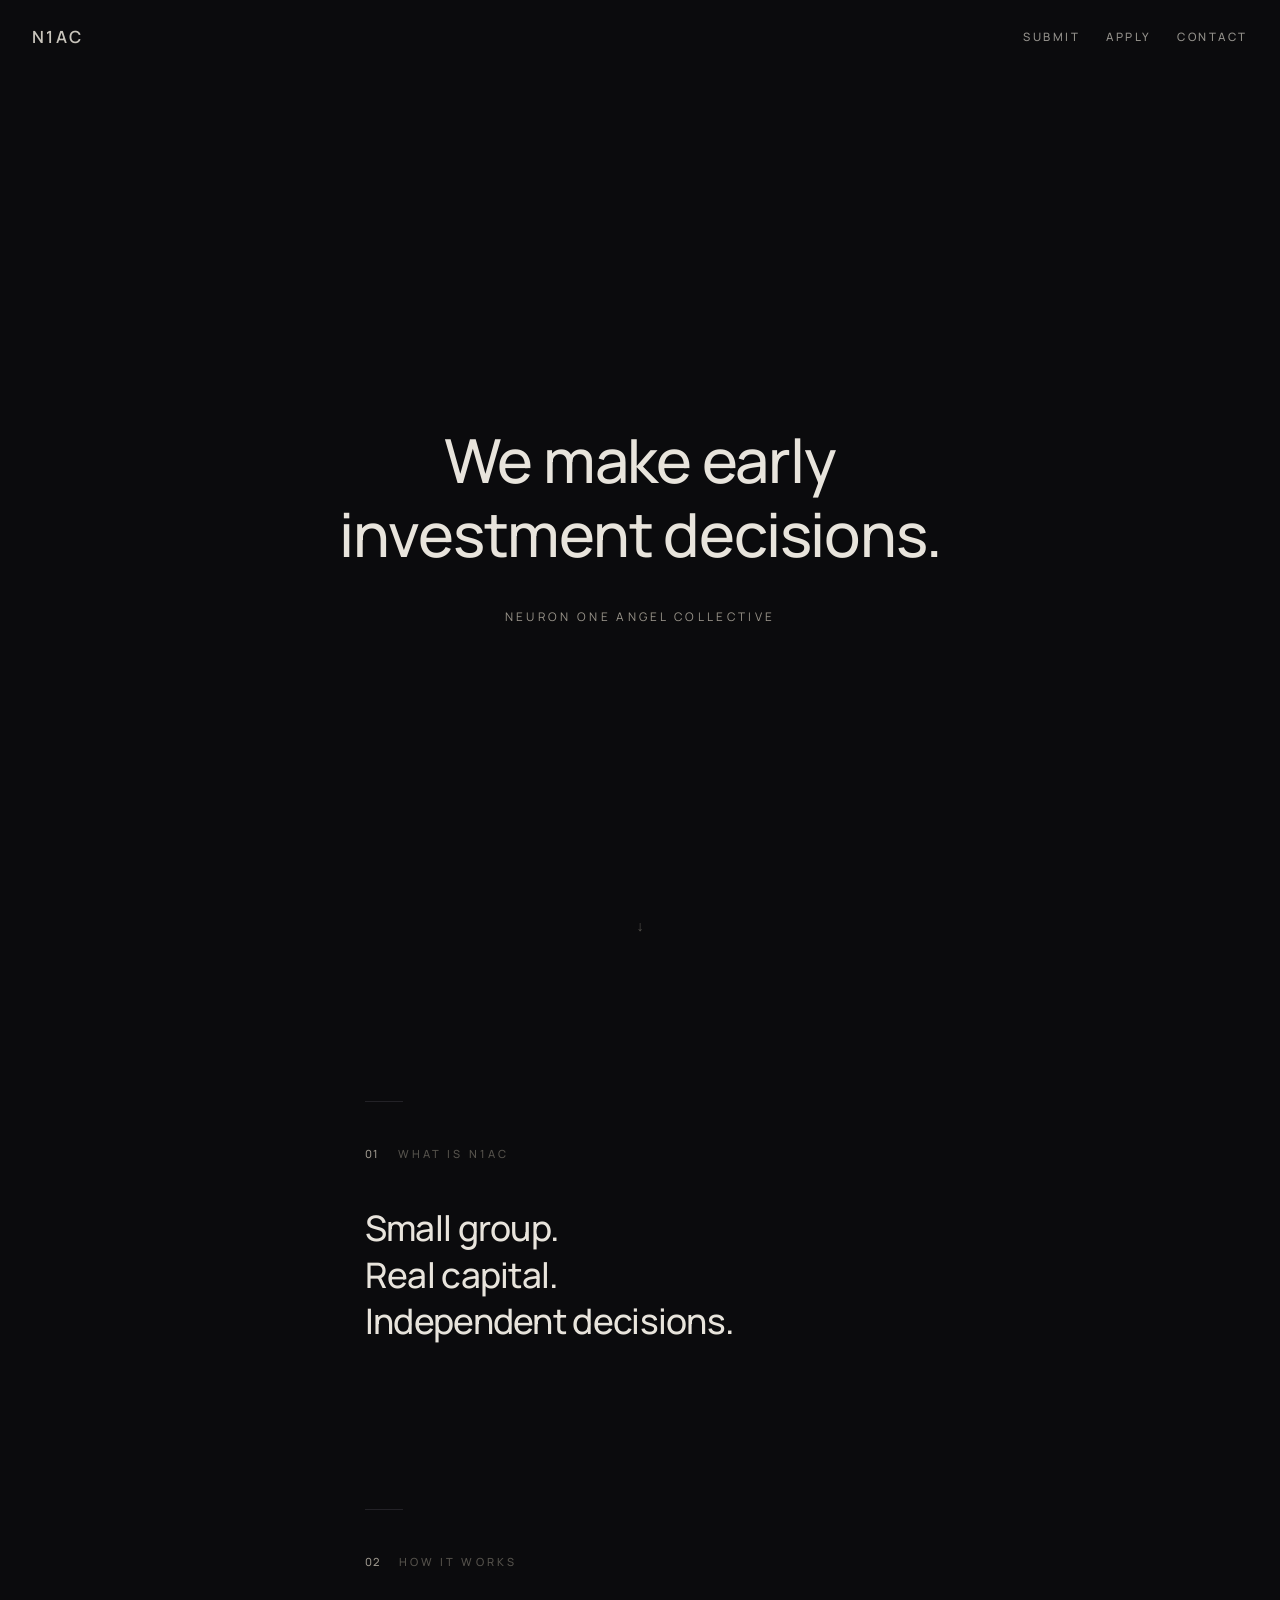
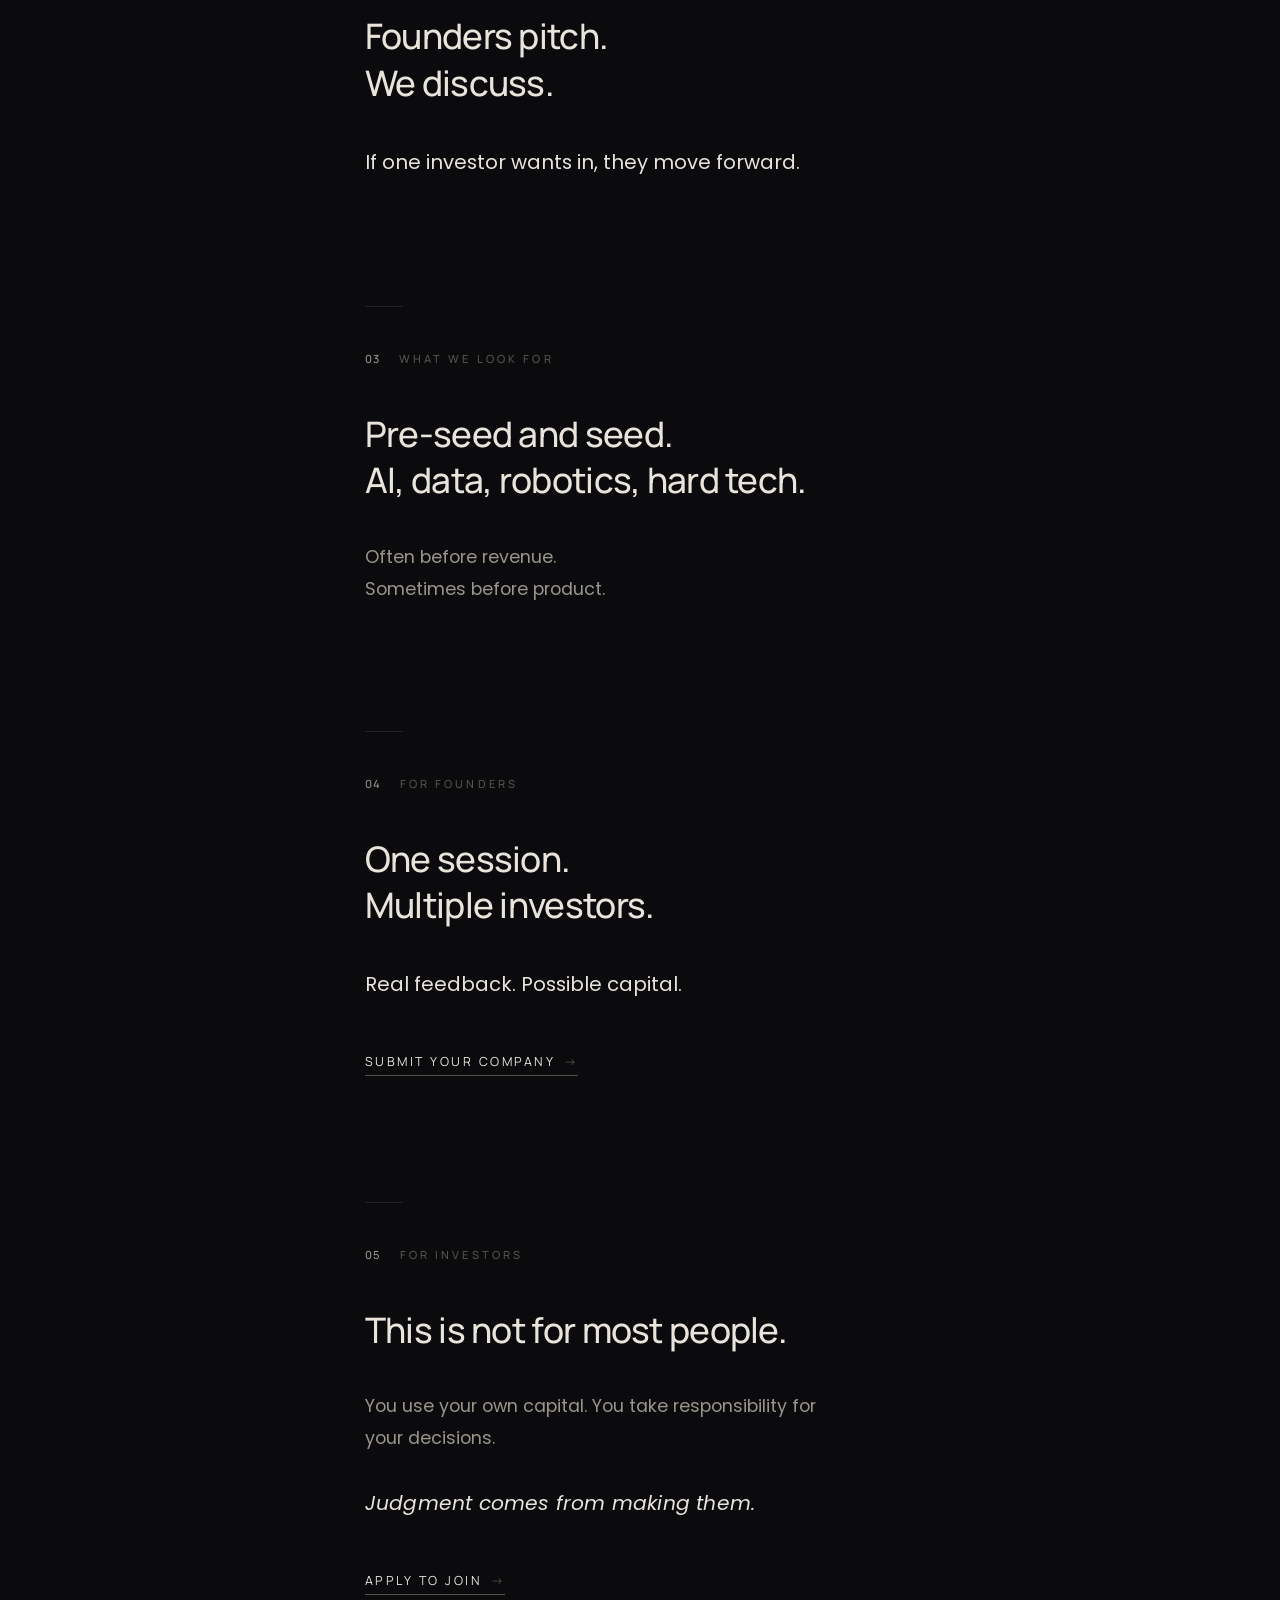
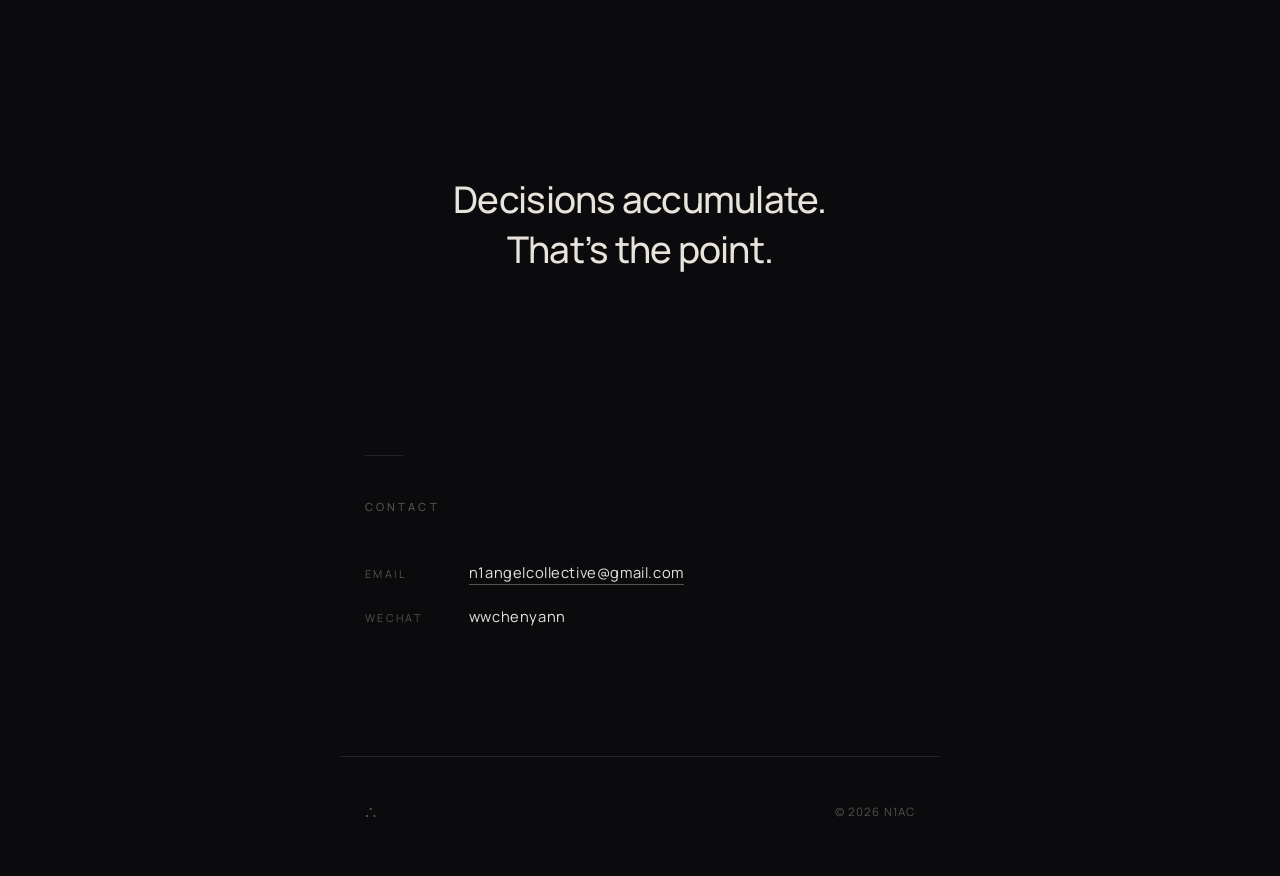
<file: index.html>
<!DOCTYPE html>
<html lang="en">
<head>
  <meta charset="UTF-8">
  <meta name="viewport" content="width=device-width, initial-scale=1.0">
  <title>N1AC · Neuron One Angel Collective</title>
  <meta name="description" content="N1AC is an angel collective making early investment decisions. Small group. Real capital. Independent decisions.">
  <link rel="preconnect" href="https://fonts.googleapis.com">
  <link rel="preconnect" href="https://fonts.gstatic.com" crossorigin>
  <link href="https://fonts.googleapis.com/css2?family=Manrope:wght@400;500;600&family=Poppins:ital,wght@0,300;0,400;0,500;1,400&display=swap" rel="stylesheet">
  <link rel="stylesheet" href="style.css">
</head>
<body>

  <div class="wordfield" aria-hidden="true"></div>

  <header class="nav">
    <a class="nav__mark" href="#top" aria-label="N1AC home">N1AC</a>
    <nav class="nav__links">
      <a href="/submit">Submit</a>
      <a href="/apply">Apply</a>
      <a href="/#contact">Contact</a>
    </nav>
  </header>

  <main id="top">

    <!-- 0 · Hero -->
    <section class="hero">
      <div class="hero__inner">
        <h1 class="hero__title">We make early <br>investment decisions.</h1>
        <p class="hero__sub">Neuron One Angel Collective</p>
      </div>
      <div class="hero__scroll" aria-hidden="true">&darr;</div>
    </section>

    <!-- 01 · What is N1AC -->
    <section class="section reveal">
      <p class="section__label"><span class="section__num">01</span>What is N1AC</p>
      <h2>Small group.<br>Real capital.<br>Independent decisions.</h2>
    </section>

    <!-- 02 · How it works -->
    <section class="section reveal">
      <p class="section__label"><span class="section__num">02</span>How it works</p>
      <h2>Founders pitch.<br>We discuss.</h2>
      <div class="section__body">
        <p class="section__claim">If one investor wants in, they move&nbsp;forward.</p>
      </div>
    </section>

    <!-- 03 · What we look for -->
    <section class="section reveal">
      <p class="section__label"><span class="section__num">03</span>What we look for</p>
      <h2>Pre-seed and seed.<br>AI, data, robotics, hard&nbsp;tech.</h2>
      <div class="section__body">
        <p>Often before revenue.<br>Sometimes before product.</p>
      </div>
    </section>

    <!-- 04 · For founders -->
    <section class="section reveal">
      <p class="section__label"><span class="section__num">04</span>For founders</p>
      <h2>One session.<br>Multiple investors.</h2>
      <div class="section__body">
        <p class="section__claim">Real feedback. Possible&nbsp;capital.</p>
        <p class="cta"><a href="/submit">Submit your company</a></p>
      </div>
    </section>

    <!-- 05 · For investors -->
    <section class="section reveal">
      <p class="section__label"><span class="section__num">05</span>For investors</p>
      <h2>This is not for most&nbsp;people.</h2>
      <div class="section__body">
        <p>You use your own capital. You take responsibility for your&nbsp;decisions.</p>
        <p class="section__refrain">Judgment comes from making&nbsp;them.</p>
        <p class="cta"><a href="/apply">Apply to join</a></p>
      </div>
    </section>

    <!-- 06 · Statement -->
    <section class="statement reveal">
      <p>Decisions accumulate.<br>That&rsquo;s the point.</p>
    </section>

    <!-- 07 · Contact -->
    <section class="section section--contact reveal" id="contact">
      <p class="section__label">Contact</p>
      <div class="section__body">
        <dl class="contact">
          <dt>Email</dt>
          <dd><a href="mailto:n1angelcollective@gmail.com">n1angelcollective@gmail.com</a></dd>
          <dt>WeChat</dt>
          <dd><span class="contact__plain">wwchenyann</span></dd>
        </dl>
      </div>
    </section>

  </main>

  <footer class="footer">
    <span class="footer__mark" aria-hidden="true">&there4;</span>
    <span class="footer__note">&copy; 2026 N1AC</span>
  </footer>

  <script src="script.js"></script>
</body>
</html>
</file>
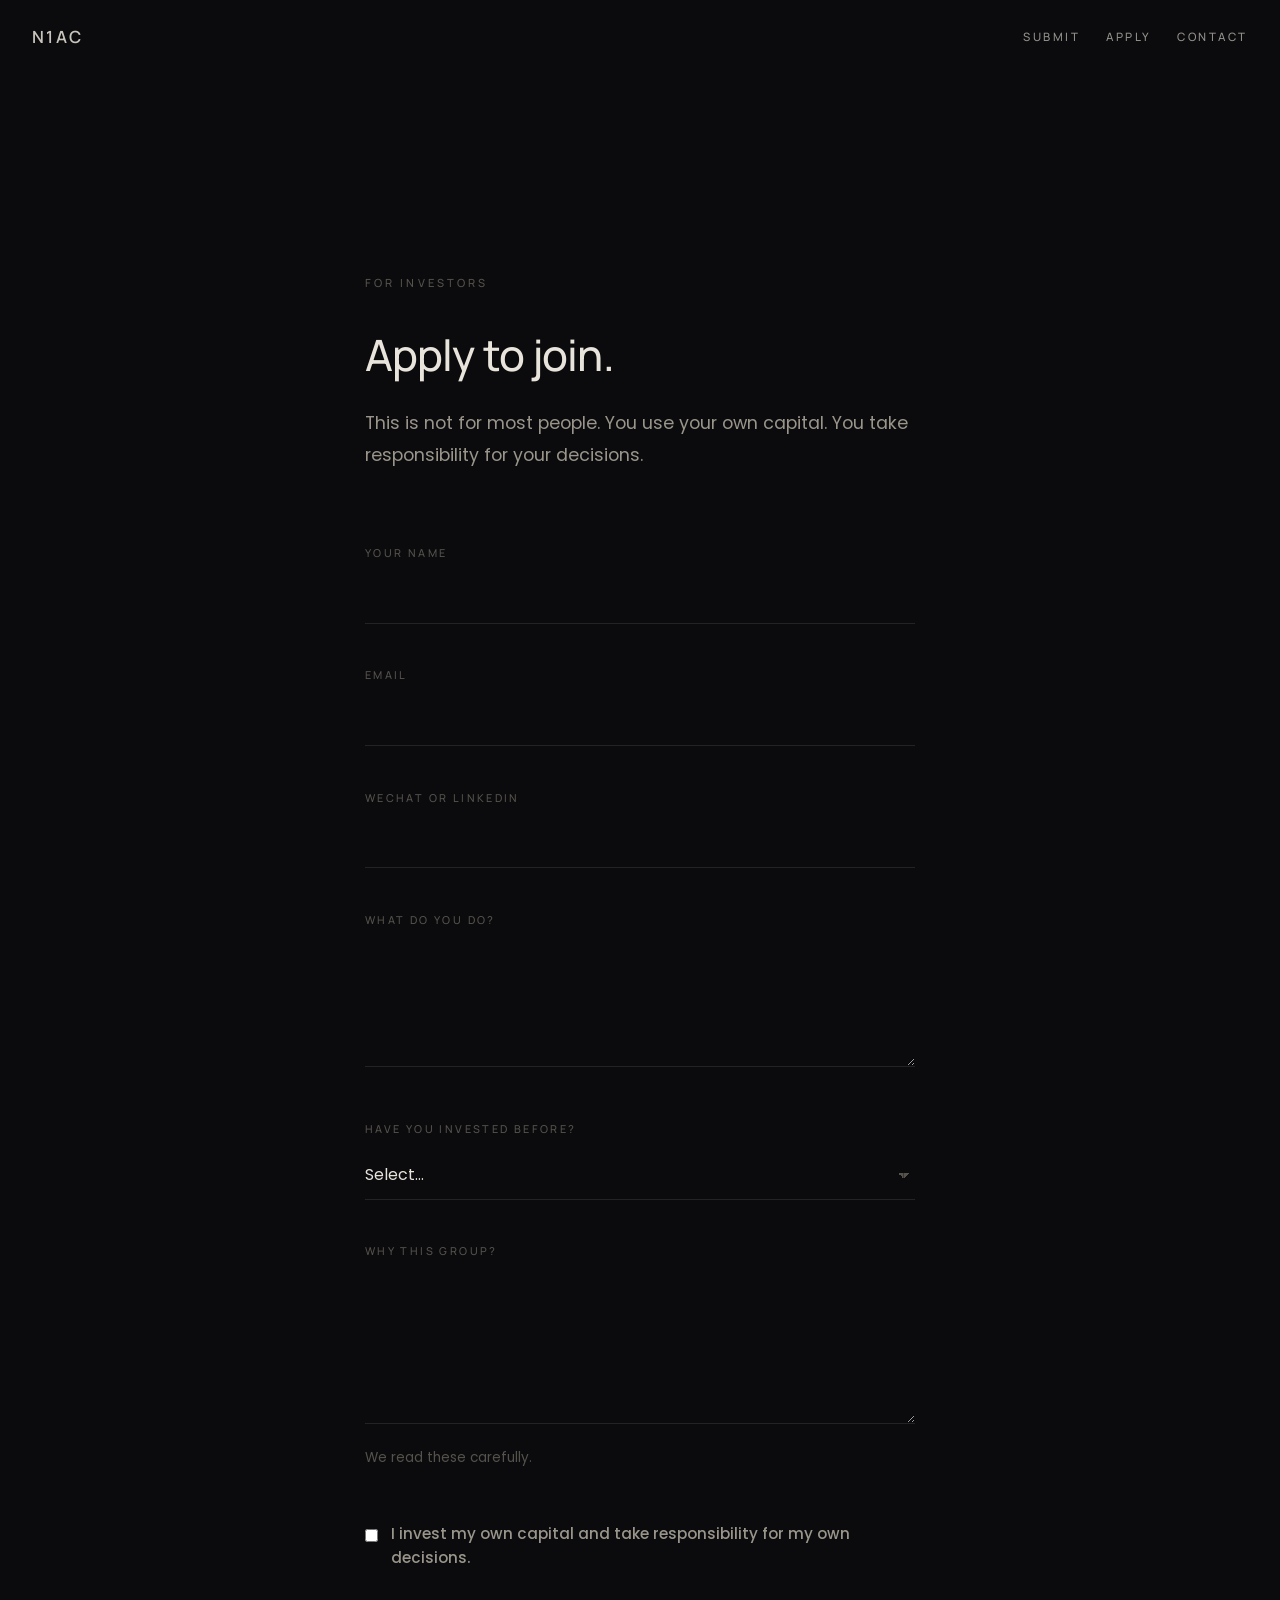
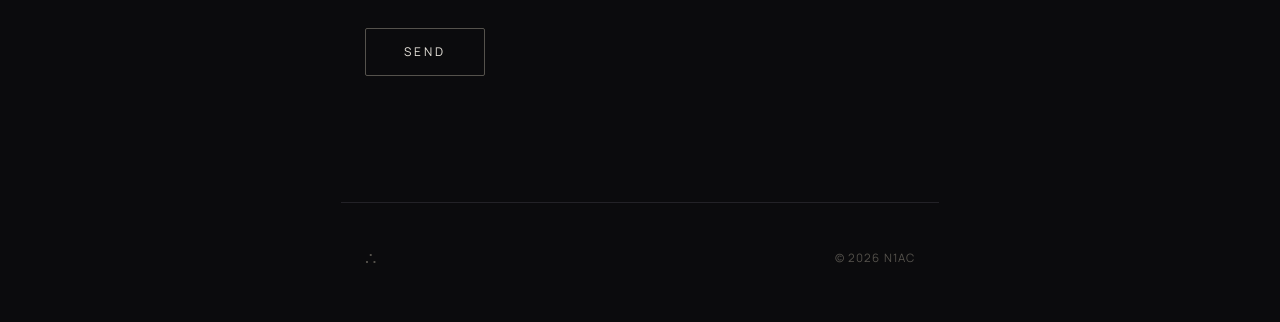
<file: apply.html>
<!DOCTYPE html>
<html lang="en">
<head>
  <meta charset="UTF-8">
  <meta name="viewport" content="width=device-width, initial-scale=1.0">
  <title>Apply · N1AC</title>
  <meta name="description" content="Apply to join N1AC. You use your own capital. You take responsibility for your decisions.">
  <link rel="preconnect" href="https://fonts.googleapis.com">
  <link rel="preconnect" href="https://fonts.gstatic.com" crossorigin>
  <link href="https://fonts.googleapis.com/css2?family=Manrope:wght@400;500;600&family=Poppins:ital,wght@0,300;0,400;0,500;1,400&display=swap" rel="stylesheet">
  <link rel="stylesheet" href="style.css">
</head>
<body>

  <header class="nav">
    <a class="nav__mark" href="/" aria-label="N1AC home">N1AC</a>
    <nav class="nav__links">
      <a href="/submit">Submit</a>
      <a href="/apply" aria-current="page">Apply</a>
      <a href="/#contact">Contact</a>
    </nav>
  </header>

  <main id="top">

    <section class="page-head">
      <p class="page-head__label">For investors</p>
      <h1>Apply to join.</h1>
      <p class="page-head__sub">This is not for most people. You use your own capital. You take responsibility for your&nbsp;decisions.</p>
    </section>

    <section class="section section--form">
      <form name="apply-investor" method="POST" data-netlify="true" data-netlify-honeypot="bot-field" action="/thanks">
        <input type="hidden" name="form-name" value="apply-investor">
        <p class="hp"><label>Leave this empty <input name="bot-field"></label></p>

        <div class="field">
          <label for="a-name">Your name</label>
          <input id="a-name" name="name" type="text" required autocomplete="name">
        </div>

        <div class="field">
          <label for="a-email">Email</label>
          <input id="a-email" name="email" type="email" required autocomplete="email">
        </div>

        <div class="field">
          <label for="a-contact">WeChat or LinkedIn</label>
          <input id="a-contact" name="contact" type="text">
        </div>

        <div class="field">
          <label for="a-background">What do you do?</label>
          <textarea id="a-background" name="background" rows="4" required></textarea>
        </div>

        <div class="field">
          <label for="a-experience">Have you invested before?</label>
          <select id="a-experience" name="experience" required>
            <option value="">Select…</option>
            <option>Not yet</option>
            <option>A few angel cheques</option>
            <option>Active angel</option>
            <option>Fund or institutional</option>
          </select>
        </div>

        <div class="field">
          <label for="a-why">Why this group?</label>
          <textarea id="a-why" name="why" rows="5" required></textarea>
          <p class="field__hint">We read these carefully.</p>
        </div>

        <div class="field field--check">
          <label class="check">
            <input type="checkbox" name="acknowledged" value="yes" required>
            <span>I invest my own capital and take responsibility for my own decisions.</span>
          </label>
        </div>

        <button class="btn" type="submit">Send</button>
      </form>
    </section>

  </main>

  <footer class="footer">
    <span class="footer__mark" aria-hidden="true">&there4;</span>
    <span class="footer__note">&copy; 2026 N1AC</span>
  </footer>

</body>
</html>
</file>
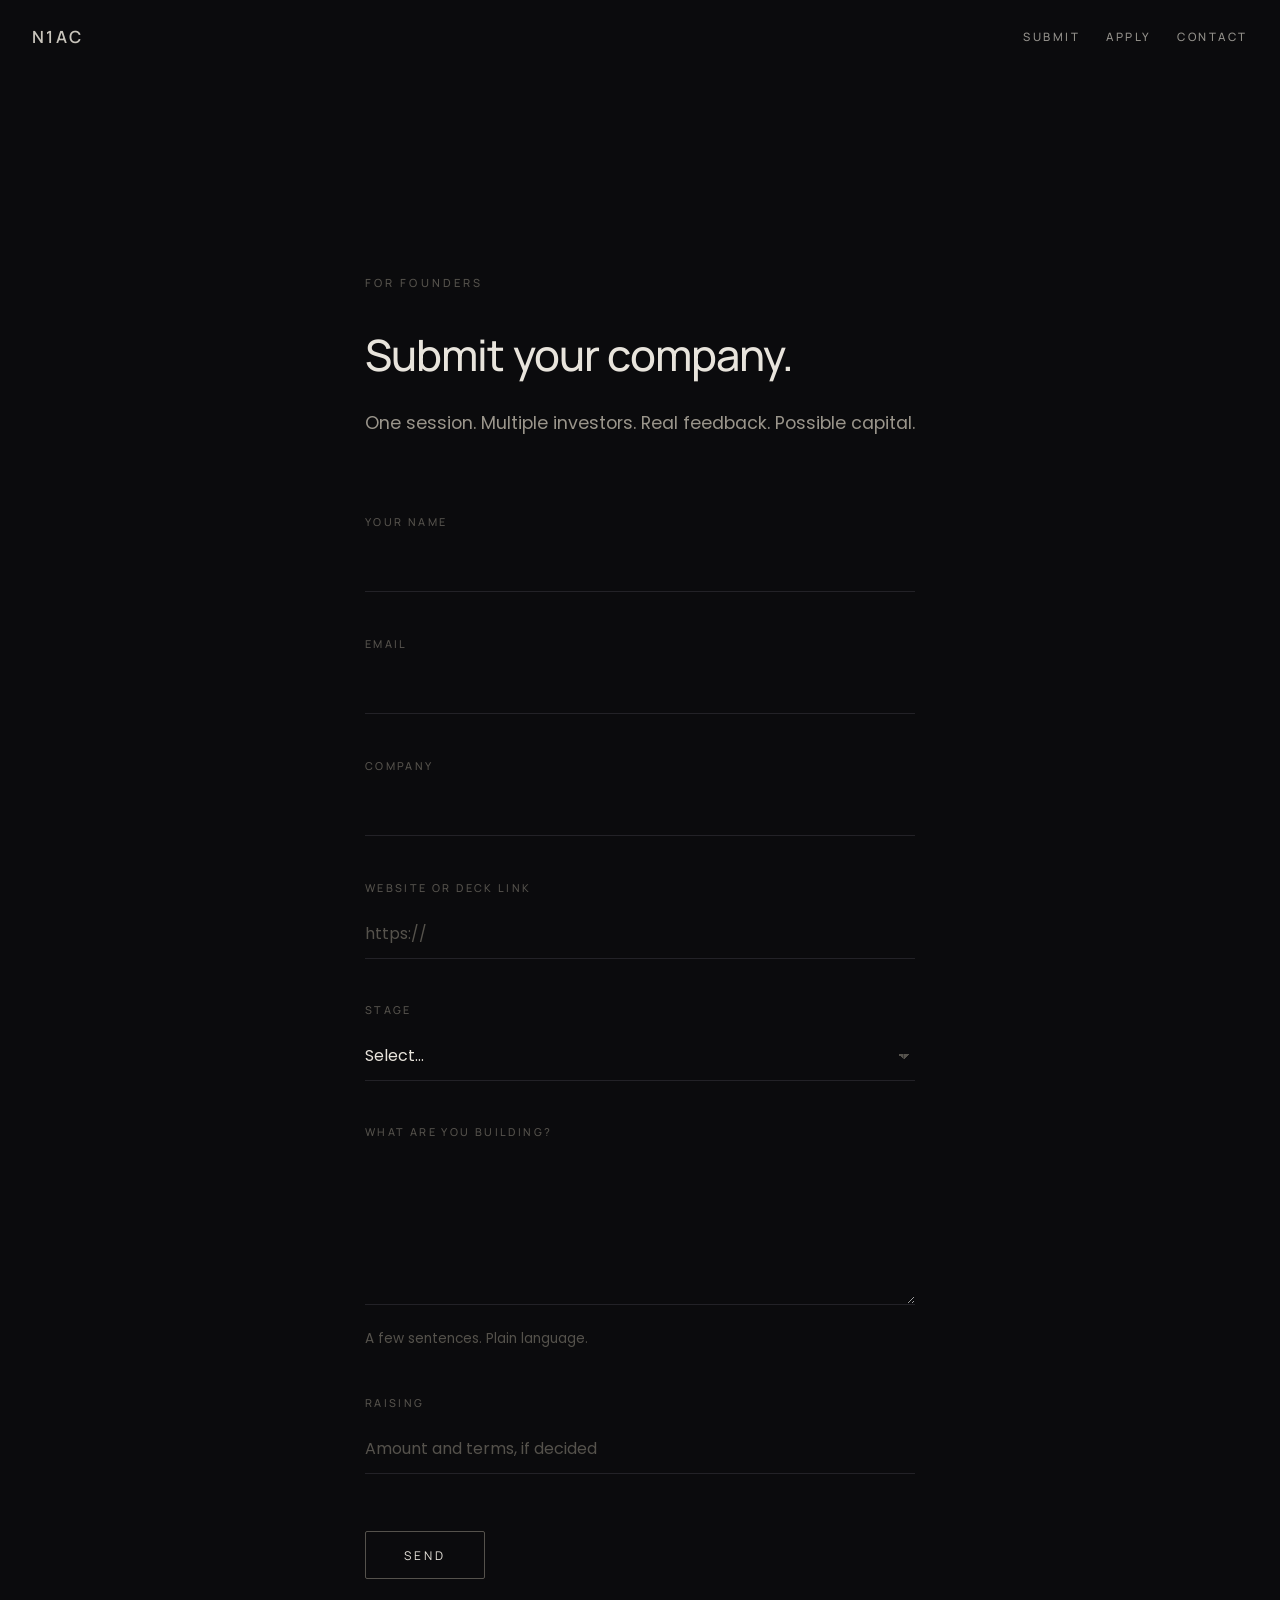
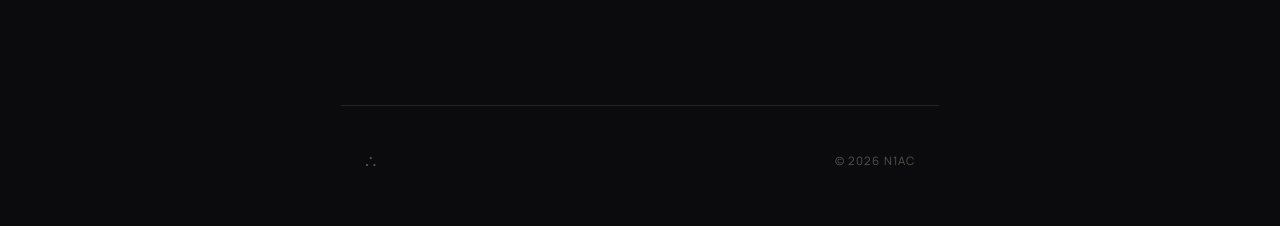
<file: submit.html>
<!DOCTYPE html>
<html lang="en">
<head>
  <meta charset="UTF-8">
  <meta name="viewport" content="width=device-width, initial-scale=1.0">
  <title>Submit · N1AC</title>
  <meta name="description" content="Submit your company to N1AC. One session. Multiple investors. Independent decisions.">
  <link rel="preconnect" href="https://fonts.googleapis.com">
  <link rel="preconnect" href="https://fonts.gstatic.com" crossorigin>
  <link href="https://fonts.googleapis.com/css2?family=Manrope:wght@400;500;600&family=Poppins:ital,wght@0,300;0,400;0,500;1,400&display=swap" rel="stylesheet">
  <link rel="stylesheet" href="style.css">
</head>
<body>

  <header class="nav">
    <a class="nav__mark" href="/" aria-label="N1AC home">N1AC</a>
    <nav class="nav__links">
      <a href="/submit" aria-current="page">Submit</a>
      <a href="/apply">Apply</a>
      <a href="/#contact">Contact</a>
    </nav>
  </header>

  <main id="top">

    <section class="page-head">
      <p class="page-head__label">For founders</p>
      <h1>Submit your company.</h1>
      <p class="page-head__sub">One session. Multiple investors. Real feedback. Possible&nbsp;capital.</p>
    </section>

    <section class="section section--form">
      <form name="submit-company" method="POST" data-netlify="true" data-netlify-honeypot="bot-field" action="/thanks">
        <input type="hidden" name="form-name" value="submit-company">
        <p class="hp"><label>Leave this empty <input name="bot-field"></label></p>

        <div class="field">
          <label for="s-name">Your name</label>
          <input id="s-name" name="name" type="text" required autocomplete="name">
        </div>

        <div class="field">
          <label for="s-email">Email</label>
          <input id="s-email" name="email" type="email" required autocomplete="email">
        </div>

        <div class="field">
          <label for="s-company">Company</label>
          <input id="s-company" name="company" type="text" required>
        </div>

        <div class="field">
          <label for="s-link">Website or deck link</label>
          <input id="s-link" name="link" type="url" placeholder="https://">
        </div>

        <div class="field">
          <label for="s-stage">Stage</label>
          <select id="s-stage" name="stage" required>
            <option value="">Select…</option>
            <option>Pre-seed</option>
            <option>Seed</option>
            <option>Before product</option>
            <option>Before revenue</option>
            <option>Other</option>
          </select>
        </div>

        <div class="field">
          <label for="s-what">What are you building?</label>
          <textarea id="s-what" name="what" rows="5" required></textarea>
          <p class="field__hint">A few sentences. Plain language.</p>
        </div>

        <div class="field">
          <label for="s-raising">Raising</label>
          <input id="s-raising" name="raising" type="text" placeholder="Amount and terms, if decided">
        </div>

        <button class="btn" type="submit">Send</button>
      </form>
    </section>

  </main>

  <footer class="footer">
    <span class="footer__mark" aria-hidden="true">&there4;</span>
    <span class="footer__note">&copy; 2026 N1AC</span>
  </footer>

</body>
</html>
</file>
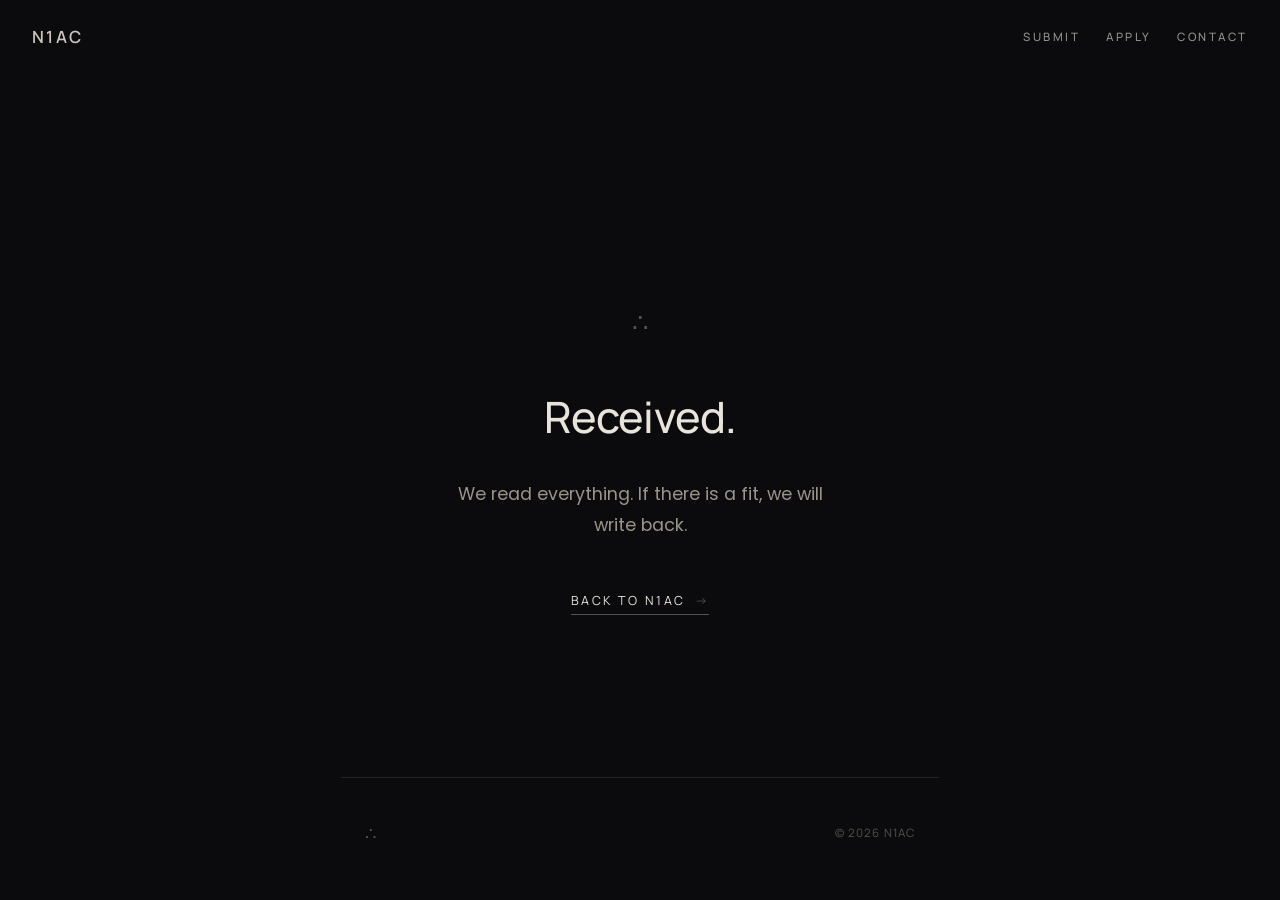
<file: thanks.html>
<!DOCTYPE html>
<html lang="en">
<head>
  <meta charset="UTF-8">
  <meta name="viewport" content="width=device-width, initial-scale=1.0">
  <title>Received · N1AC</title>
  <meta name="robots" content="noindex">
  <link rel="preconnect" href="https://fonts.googleapis.com">
  <link rel="preconnect" href="https://fonts.gstatic.com" crossorigin>
  <link href="https://fonts.googleapis.com/css2?family=Manrope:wght@400;500;600&family=Poppins:ital,wght@0,300;0,400;0,500;1,400&display=swap" rel="stylesheet">
  <link rel="stylesheet" href="style.css">
</head>
<body>

  <header class="nav">
    <a class="nav__mark" href="/" aria-label="N1AC home">N1AC</a>
    <nav class="nav__links">
      <a href="/submit">Submit</a>
      <a href="/apply">Apply</a>
      <a href="/#contact">Contact</a>
    </nav>
  </header>

  <main class="thanks">
    <div>
      <p class="thanks__mark" aria-hidden="true">&there4;</p>
      <h1>Received.</h1>
      <p class="thanks__sub">We read everything. If there is a fit, we will write&nbsp;back.</p>
      <p class="cta"><a href="/">Back to N1AC</a></p>
    </div>
  </main>

  <footer class="footer">
    <span class="footer__mark" aria-hidden="true">&there4;</span>
    <span class="footer__note">&copy; 2026 N1AC</span>
  </footer>

</body>
</html>
</file>
<file: style.css>
/* ————————————————————————————————
   N1AC — Neuron One Angel Collective
   Near-pure-text. Dark. Restrained.
———————————————————————————————— */

:root {
  --bg: #0b0b0d;
  --ink: #e8e4dc;
  --ink-dim: #9a958b;
  --ink-faint: #55524c;
  --hairline: #232227;
  /* Brand fonts carried over from the previous site:
     headings Manrope 500 / -0.02em, body Poppins 400. */
  --heading: "Manrope", "Segoe UI", Helvetica, Arial, sans-serif;
  --body: "Poppins", "Segoe UI", Helvetica, Arial, sans-serif;
  --label: "Manrope", "Segoe UI", Helvetica, Arial, sans-serif;
  --measure: 34em;
}

* { margin: 0; padding: 0; box-sizing: border-box; }

html { scroll-behavior: smooth; }

body {
  position: relative;
  overflow-x: hidden;
  background: var(--bg);
  color: var(--ink);
  font-family: var(--body);
  font-weight: 400;
  font-size: clamp(1rem, 0.94rem + 0.28vw, 1.1rem);
  line-height: 1.8;
  -webkit-font-smoothing: antialiased;
  text-rendering: optimizeLegibility;
}

::selection { background: var(--ink); color: var(--bg); }

a { color: inherit; }

em { font-style: italic; }
strong { font-weight: 500; }

/* ——— nav ——— */

.nav {
  position: fixed;
  top: 0; left: 0; right: 0;
  display: flex;
  justify-content: space-between;
  align-items: center;
  padding: 1.4rem 2rem;
  z-index: 10;
  mix-blend-mode: difference;
}

.nav__mark {
  font-family: var(--heading);
  font-size: 1.05rem;
  font-weight: 600;
  letter-spacing: 0.14em;
  text-decoration: none;
  opacity: 0.9;
}

.nav__links {
  display: flex;
  gap: 1.6rem;
}

.nav__links a {
  font-family: var(--label);
  font-size: 0.72rem;
  font-weight: 500;
  letter-spacing: 0.22em;
  text-transform: uppercase;
  text-decoration: none;
  opacity: 0.65;
  transition: opacity 0.3s ease;
}
.nav__links a:hover { opacity: 1; }

/* ——— hero ——— */

.hero {
  position: relative;
  min-height: 100svh;
  display: flex;
  align-items: center;
  justify-content: center;
  overflow: hidden;
  padding: 0 1.5rem;
}

/* ——— background word field ——— */

/* Spans the whole document rather than just the hero, so the vocabulary
   keeps drifting behind every section as you scroll. */
.wordfield {
  position: absolute;
  inset: 0;
  overflow: hidden;
  pointer-events: none;
  z-index: 0;
}

/* Content sits above the field. */
.nav, main, .footer { position: relative; z-index: 1; }

.wordfield span {
  position: absolute;
  font-family: var(--label);
  font-weight: 500;
  letter-spacing: 0.34em;
  text-transform: uppercase;
  white-space: nowrap;
  color: var(--ink);
  opacity: 0;
  animation: symbol-pulse var(--dur, 14s) ease-in-out var(--delay, 0s) infinite;
}

/* The brand mark sits above the vocabulary: heavier, tighter, brighter. */
.wordfield span.is-brand {
  font-family: var(--heading);
  font-weight: 600;
  letter-spacing: 0.16em;
}

@keyframes symbol-pulse {
  0%, 100% { opacity: 0; }
  50% { opacity: var(--peak, 0.07); }
}

.hero__inner {
  position: relative;
  text-align: center;
  max-width: 46em;
}

.hero__title {
  font-family: var(--heading);
  font-size: clamp(1.9rem, 1.15rem + 4vw, 3.8rem);
  font-weight: 500;
  line-height: 1.22;
  letter-spacing: -0.02em;
  opacity: 0;
  animation: rise 1.6s 0.3s ease forwards;
}

.hero__sub {
  margin-top: 2.2rem;
  font-family: var(--label);
  font-size: 0.74rem;
  letter-spacing: 0.28em;
  text-transform: uppercase;
  color: var(--ink-dim);
  opacity: 0;
  animation: rise 1.6s 1.1s ease forwards;
}

.hero__scroll {
  position: absolute;
  bottom: 2.2rem;
  left: 50%;
  color: var(--ink-faint);
  font-size: 0.9rem;
  opacity: 0;
  animation: rise-scroll 1.6s 2s ease forwards;
}

@keyframes rise {
  from { opacity: 0; transform: translateY(14px); }
  to   { opacity: 1; transform: translateY(0); }
}
@keyframes rise-scroll {
  from { opacity: 0; transform: translate(-50%, 14px); }
  to   { opacity: 1; transform: translate(-50%, 0); }
}

/* ——— sections ——— */

.section {
  max-width: var(--measure);
  margin: 0 auto;
  padding: clamp(7rem, 14vh, 11rem) 1.5rem 0;
}

.section--contact {
  padding-bottom: clamp(7rem, 14vh, 11rem);
}

.section::before {
  content: "";
  display: block;
  width: 2.4rem;
  border-top: 1px solid var(--hairline);
  margin-bottom: 2.6rem;
}

.section__label {
  display: flex;
  align-items: baseline;
  gap: 1.1rem;
  font-family: var(--label);
  font-size: 0.7rem;
  font-weight: 500;
  letter-spacing: 0.28em;
  text-transform: uppercase;
  color: var(--ink-faint);
  margin-bottom: 2.6rem;
}

.section__num {
  color: var(--ink-dim);
  letter-spacing: 0.14em;
}

.section h2 {
  font-family: var(--heading);
  font-size: clamp(1.5rem, 1.15rem + 1.5vw, 2.2rem);
  font-weight: 500;
  line-height: 1.32;
  letter-spacing: -0.02em;
  margin-bottom: 2.4rem;
}

.section__body { color: var(--ink-dim); }
.section__body p + p { margin-top: 1.5em; }

.section__claim {
  color: var(--ink);
  font-size: 1.12em;
}

.section__refrain {
  color: var(--ink);
  font-style: italic;
  font-size: 1.15em;
  letter-spacing: 0.01em;
}

/* ——— call to action ——— */

.cta { margin-top: 2.4em !important; }

.cta a {
  font-family: var(--label);
  font-size: 0.78rem;
  letter-spacing: 0.2em;
  text-transform: uppercase;
  color: var(--ink);
  text-decoration: none;
  border-bottom: 1px solid var(--ink-faint);
  padding-bottom: 0.4em;
  transition: border-color 0.3s ease;
}
.cta a:hover { border-color: var(--ink); }
.cta a::after {
  content: "\2192";
  margin-left: 0.7em;
  color: var(--ink-faint);
  transition: color 0.3s ease;
}
.cta a:hover::after { color: var(--ink); }

/* ——— statement ——— */

.statement {
  max-width: var(--measure);
  margin: 0 auto;
  padding: clamp(9rem, 20vh, 15rem) 1.5rem clamp(3rem, 6vh, 5rem);
  text-align: center;
}

.statement p {
  font-family: var(--heading);
  font-size: clamp(1.45rem, 1.05rem + 1.6vw, 2.3rem);
  font-weight: 500;
  line-height: 1.35;
  letter-spacing: -0.02em;
}

/* ——— contact ——— */

.contact {
  display: grid;
  grid-template-columns: 6.5rem 1fr;
  align-items: baseline;
  row-gap: 1.1rem;
}

.contact dt {
  font-family: var(--label);
  font-size: 0.68rem;
  letter-spacing: 0.22em;
  text-transform: uppercase;
  color: var(--ink-faint);
}

.contact dd {
  font-family: var(--label);
  font-size: 0.92rem;
  letter-spacing: 0.04em;
  color: var(--ink);
}

.contact dd a {
  text-decoration: none;
  border-bottom: 1px solid var(--ink-faint);
  padding-bottom: 0.15em;
  transition: border-color 0.3s ease;
}
.contact dd a:hover { border-color: var(--ink); }

/* ——— interior page head ——— */

.page-head {
  max-width: var(--measure);
  margin: 0 auto;
  padding: clamp(9rem, 22vh, 13rem) 1.5rem 0;
}

.page-head__label {
  font-family: var(--label);
  font-size: 0.7rem;
  font-weight: 500;
  letter-spacing: 0.28em;
  text-transform: uppercase;
  color: var(--ink-faint);
  margin-bottom: 2.2rem;
}

.page-head h1 {
  font-family: var(--heading);
  font-size: clamp(1.75rem, 1.25rem + 1.9vw, 2.7rem);
  font-weight: 500;
  line-height: 1.25;
  letter-spacing: -0.02em;
  margin-bottom: 1.6rem;
}

.page-head__sub { color: var(--ink-dim); }

/* ——— forms ——— */

.section--form { padding-top: clamp(3.5rem, 8vh, 5rem); padding-bottom: clamp(7rem, 14vh, 11rem); }
.section--form::before { display: none; }

.field { margin-bottom: 2.6rem; }

.field label {
  display: block;
  font-family: var(--label);
  font-size: 0.68rem;
  font-weight: 500;
  letter-spacing: 0.22em;
  text-transform: uppercase;
  color: var(--ink-faint);
  margin-bottom: 0.9rem;
}

.field input,
.field select,
.field textarea {
  width: 100%;
  background: transparent;
  border: 0;
  border-bottom: 1px solid var(--hairline);
  border-radius: 0;
  padding: 0.55rem 0 0.7rem;
  color: var(--ink);
  font-family: var(--body);
  font-weight: 400;
  font-size: 1rem;
  line-height: 1.6;
  transition: border-color 0.3s ease;
}

.field textarea { resize: vertical; }

.field input::placeholder,
.field textarea::placeholder { color: var(--ink-faint); }

.field input:focus,
.field select:focus,
.field textarea:focus {
  outline: none;
  border-bottom-color: var(--ink);
}

.field select {
  appearance: none;
  cursor: pointer;
  background-image: linear-gradient(45deg, transparent 50%, var(--ink-faint) 50%),
                    linear-gradient(135deg, var(--ink-faint) 50%, transparent 50%);
  background-position: right 0.7rem center, right 0.35rem center;
  background-size: 0.35rem 0.35rem, 0.35rem 0.35rem;
  background-repeat: no-repeat;
  padding-right: 1.8rem;
}

.field select option { background: var(--bg); color: var(--ink); }

.field__hint {
  margin-top: 0.7rem;
  font-size: 0.85rem;
  color: var(--ink-faint);
}

/* checkbox */

.field--check { margin-top: 3.2rem; }

.check {
  display: flex !important;
  align-items: flex-start;
  gap: 0.8rem;
  font-family: var(--body) !important;
  font-size: 0.95rem !important;
  letter-spacing: 0 !important;
  text-transform: none !important;
  color: var(--ink-dim) !important;
  line-height: 1.6;
  cursor: pointer;
}

.check input {
  width: auto;
  flex: none;
  margin-top: 0.45em;
  accent-color: var(--ink);
}

/* honeypot */

.hp { position: absolute; left: -9999px; opacity: 0; }

/* submit button */

.btn {
  margin-top: 1rem;
  background: transparent;
  border: 1px solid var(--ink-faint);
  border-radius: 2px;
  padding: 0.9rem 2.4rem;
  color: var(--ink);
  font-family: var(--label);
  font-size: 0.75rem;
  letter-spacing: 0.24em;
  text-transform: uppercase;
  cursor: pointer;
  transition: border-color 0.3s ease, background 0.3s ease, color 0.3s ease;
}

.btn:hover { border-color: var(--ink); background: var(--ink); color: var(--bg); }
.btn:focus-visible { outline: 1px solid var(--ink); outline-offset: 3px; }

/* ——— thanks ——— */

.thanks {
  min-height: 78svh;
  display: flex;
  align-items: center;
  justify-content: center;
  text-align: center;
  padding: 8rem 1.5rem 4rem;
}

.thanks__mark {
  font-size: 1.6rem;
  color: var(--ink-faint);
  margin-bottom: 2rem;
}

.thanks h1 {
  font-family: var(--heading);
  font-size: clamp(1.75rem, 1.25rem + 1.9vw, 2.7rem);
  font-weight: 500;
  letter-spacing: -0.02em;
  margin-bottom: 1.4rem;
}

.thanks__sub { color: var(--ink-dim); max-width: 26em; margin: 0 auto; }

/* ——— footer ——— */

.footer {
  display: flex;
  justify-content: space-between;
  align-items: center;
  max-width: var(--measure);
  margin: 0 auto;
  padding: 2.5rem 1.5rem 3rem;
  border-top: 1px solid var(--hairline);
  color: var(--ink-faint);
}

.footer__mark { font-family: var(--heading); font-size: 1.1rem; }

.footer__note {
  font-family: var(--label);
  font-size: 0.72rem;
  letter-spacing: 0.1em;
}

/* ——— reveal on scroll ——— */

.reveal {
  opacity: 0;
  transform: translateY(24px);
  transition: opacity 1.1s ease, transform 1.1s ease;
}

.reveal.is-visible {
  opacity: 1;
  transform: translateY(0);
}

/* ——— narrow screens ——— */

@media (max-width: 640px) {
  .nav { padding: 1.2rem 1.4rem; }
  .nav__links { gap: 1.1rem; }
  .nav__links a { font-size: 0.66rem; letter-spacing: 0.16em; }
  .hero__title br { display: none; }
  .contact { grid-template-columns: 1fr; row-gap: 0.4rem; }
  .contact dd { margin-bottom: 1rem; }
}

/* ——— motion preferences ——— */

@media (prefers-reduced-motion: reduce) {
  html { scroll-behavior: auto; }
  .hero__title, .hero__sub, .hero__scroll { animation: none; opacity: 1; transform: none; }
  .hero__scroll { transform: translateX(-50%); }
  .wordfield span { animation: none; opacity: 0.05; }
  .wordfield span.is-brand { opacity: 0.14; }
  .reveal { opacity: 1; transform: none; transition: none; }
}
</file>
